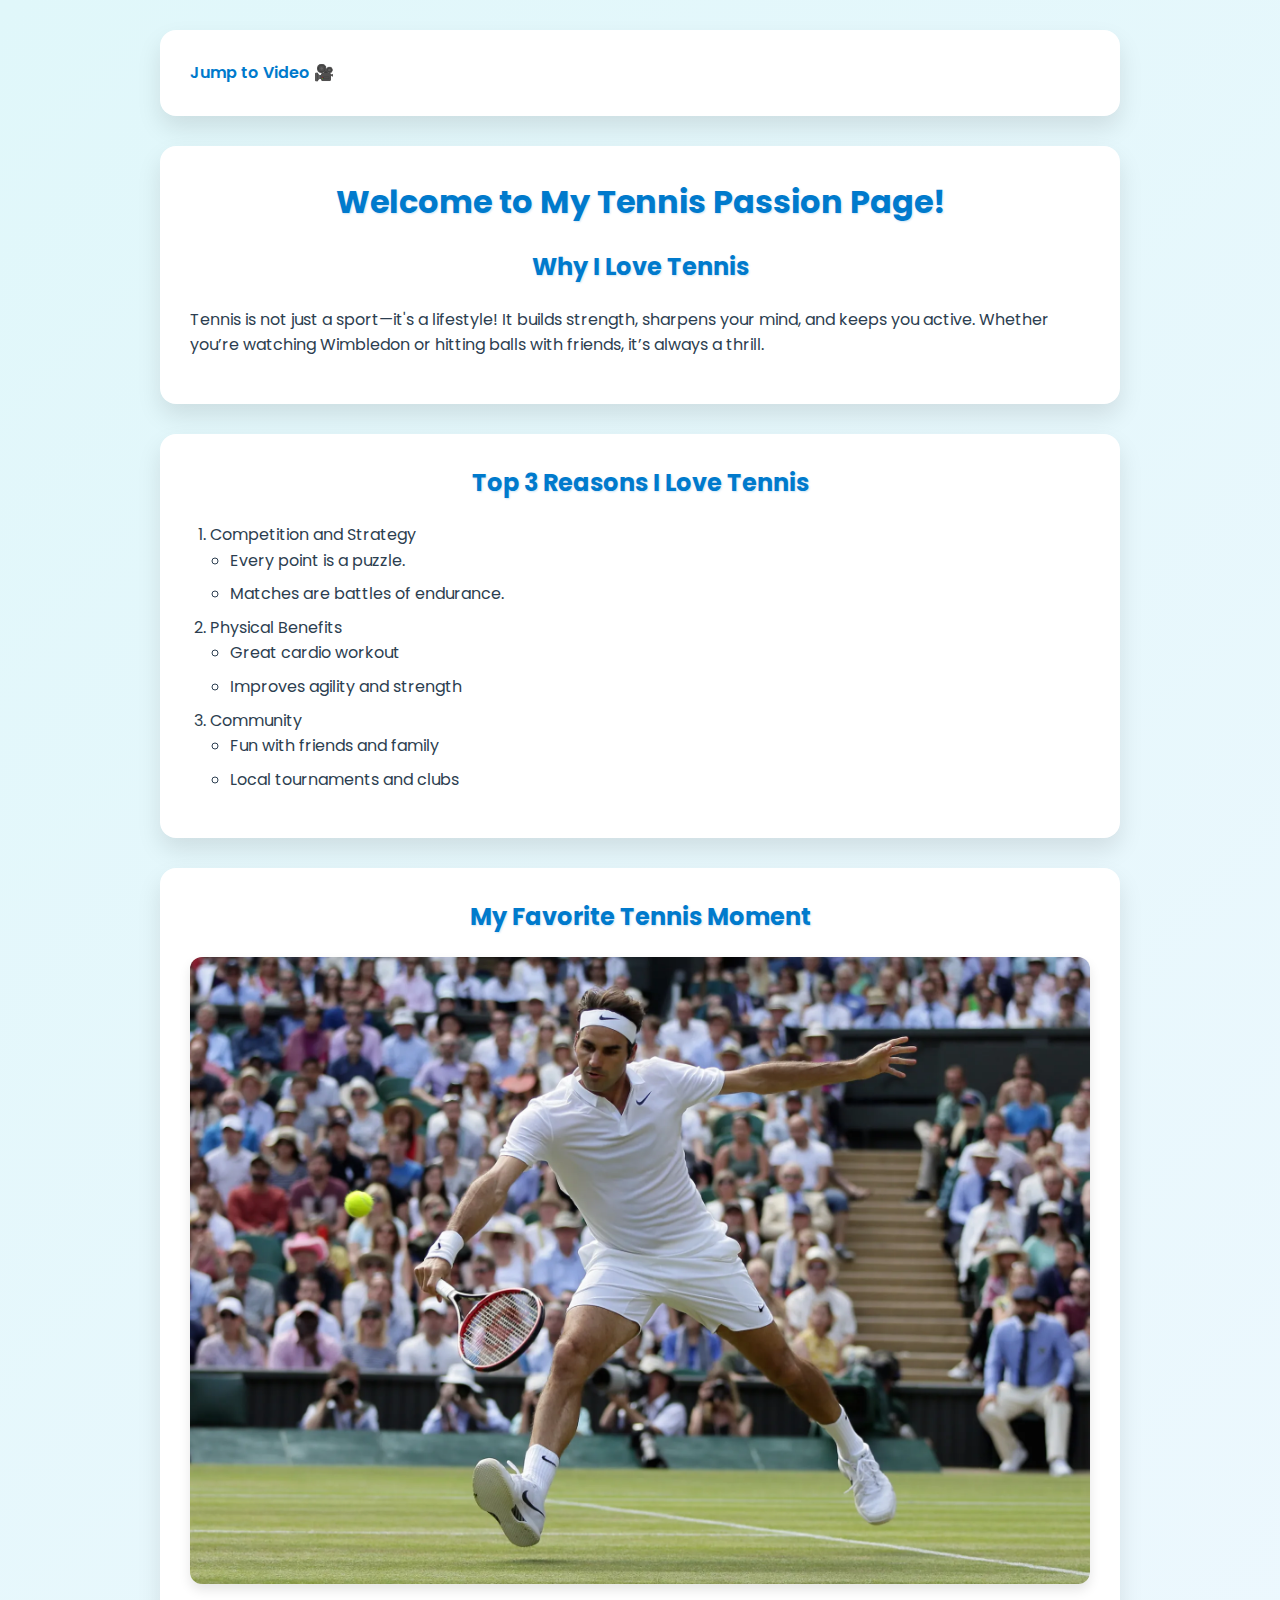
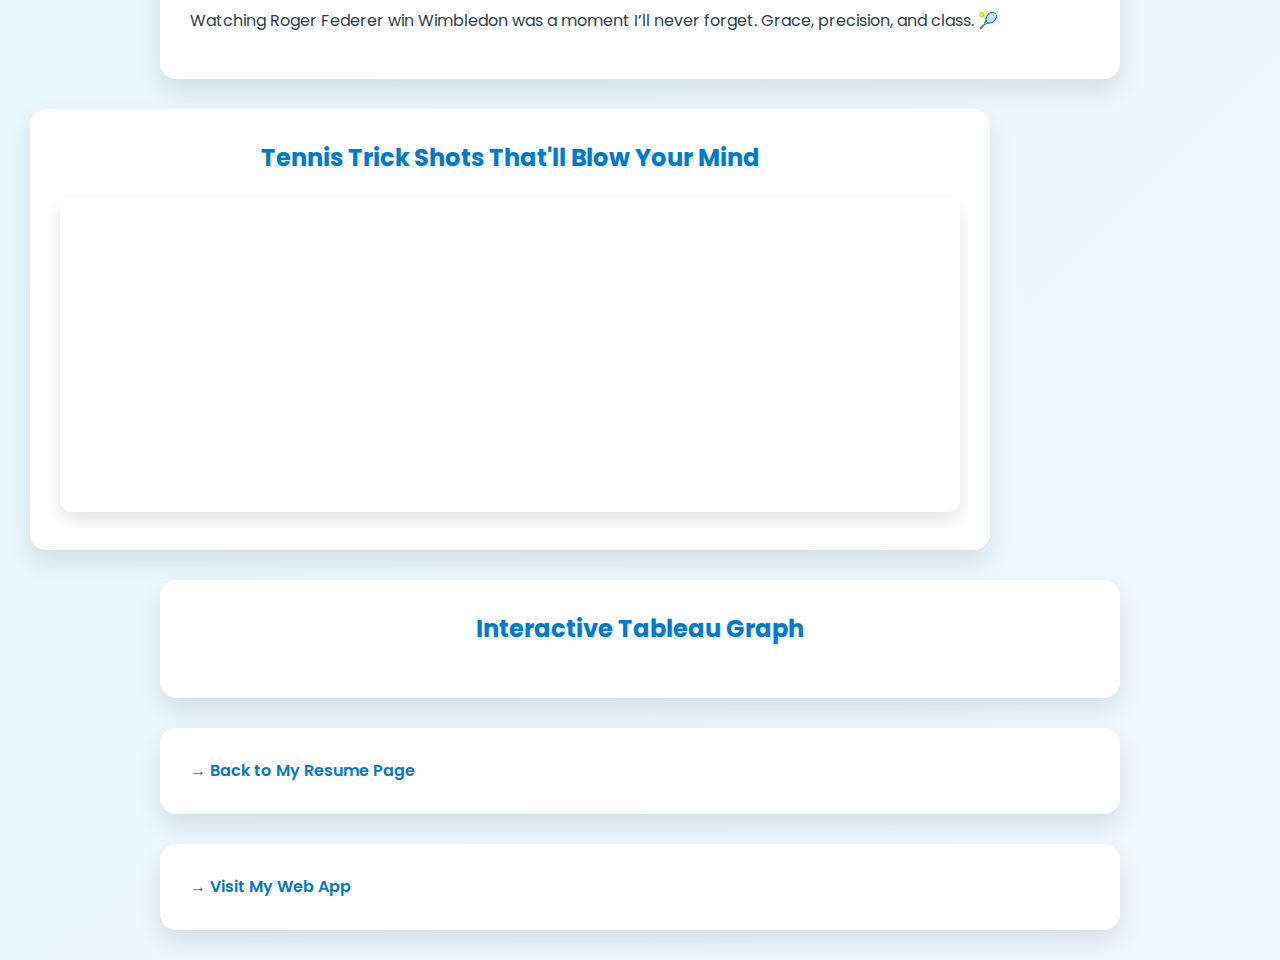
<file: scratch.html>
<!DOCTYPE html>
<html lang="en">
<head>
    <meta charset="UTF-8">
    <title>Tennis Is Life</title>
    <link rel="stylesheet" href="css/scratch.css">
    <meta name="viewport" content="width=device-width, initial-scale=1.0">
</head>
<body>

    <!-- Navigation Anchor -->
    <div class="feature-block text-center">
        <a href="#video">Jump to Video 🎥</a>
    </div>

    <!-- Header Section -->
    <div class="feature-block text-center">
        <h1>Welcome to My Tennis Passion Page!</h1>
        <h2>Why I Love Tennis</h2>
        <p>Tennis is not just a sport—it's a lifestyle! It builds strength, sharpens your mind, and keeps you active. Whether you’re watching Wimbledon or hitting balls with friends, it’s always a thrill.</p>
    </div>

    <!-- Ordered List with Embedded Unordered List -->
    <div class="feature-block text-center">
        <h2>Top 3 Reasons I Love Tennis</h2>
        <ol>
            <li>Competition and Strategy
                <ul>
                    <li>Every point is a puzzle.</li>
                    <li>Matches are battles of endurance.</li>
                </ul>
            </li>
            <li>Physical Benefits
                <ul>
                    <li>Great cardio workout</li>
                    <li>Improves agility and strength</li>
                </ul>
            </li>
            <li>Community
                <ul>
                    <li>Fun with friends and family</li>
                    <li>Local tournaments and clubs</li>
                </ul>
            </li>
        </ol>
    </div>

    <!-- Image Section -->
    <div class="feature-block text-center">
        <h2>My Favorite Tennis Moment</h2>
        <img src="assets/img/tennispic.webp" alt="Federer at Wimbledon" />
        <p>Watching Roger Federer win Wimbledon was a moment I’ll never forget. Grace, precision, and class. 🎾</p>
    </div>

    <!-- Embedded YouTube Video -->
    <div class="feature-block video-section text-center" id="video">
        <h2>Tennis Trick Shots That'll Blow Your Mind</h2>
        <iframe width="100%" height="315" src="https://www.youtube.com/embed/nP-pVPMUD24" title="YouTube video player" 
        frameborder="0" allow="accelerometer; autoplay; clipboard-write; encrypted-media; gyroscope; picture-in-picture" 
        allowfullscreen></iframe>
    </div>

    <!-- Tableau Graph -->
<div class="feature-block text-center">
    <h2>Interactive Tableau Graph</h2>
    <div class='tableauPlaceholder' id='viz1744748190598' style='position: relative'>
        <noscript>
            <a href='#'>
                <img alt='Executive Overview ' src='https://public.tableau.com/static/images/pr/project1_17447479694260/ExecutiveOverview/1_rss.png' style='border: none' />
            </a>
        </noscript>
        <object class='tableauViz' style='display:none;'>
            <param name='host_url' value='https%3A%2F%2Fpublic.tableau.com%2F' />
            <param name='embed_code_version' value='3' />
            <param name='site_root' value='' />
            <param name='name' value='project1_17447479694260/ExecutiveOverview' />
            <param name='tabs' value='no' />
            <param name='toolbar' value='yes' />
            <param name='static_image' value='https://public.tableau.com/static/images/pr/project1_17447479694260/ExecutiveOverview/1.png' />
            <param name='animate_transition' value='yes' />
            <param name='display_static_image' value='yes' />
            <param name='display_spinner' value='yes' />
            <param name='display_overlay' value='yes' />
            <param name='display_count' value='yes' />
            <param name='language' value='en-US' />
            <param name='filter' value='publish=yes' />
        </object>
    </div>
    <script type='text/javascript'>
        var divElement = document.getElementById('viz1744748190598');
        var vizElement = divElement.getElementsByTagName('object')[0];
        if (divElement.offsetWidth > 800) {
            vizElement.style.width = '100%';
            vizElement.style.height = (divElement.offsetWidth * 0.75) + 'px';
        } else if (divElement.offsetWidth > 500) {
            vizElement.style.width = '100%';
            vizElement.style.height = (divElement.offsetWidth * 0.75) + 'px';
        } else {
            vizElement.style.width = '100%';
            vizElement.style.height = '1327px';
        }
        var scriptElement = document.createElement('script');
        scriptElement.src = 'https://public.tableau.com/javascripts/api/viz_v1.js';
        vizElement.parentNode.insertBefore(scriptElement, vizElement);
    </script>
</div>
        <script type='text/javascript'>
            var divElement = document.getElementById('viz1688201032636');
            var vizElement = divElement.getElementsByTagName('object')[0];
            vizElement.style.width = '100%';
            vizElement.style.height = '600px';
            var scriptElement = document.createElement('script');
            scriptElement.src = 'https://public.tableau.com/javascripts/api/viz_v1.js';
            vizElement.parentNode.insertBefore(scriptElement, vizElement);
        </script>
    </div>

    <!-- Navigation Back -->
    <div class="feature-block text-center">
        <a href="index.html"> → Back to My Resume Page</a>
    </div>

    <!-- Navigation to Web App -->
<div class="feature-block text-center">
    <a href="webapp.html"> → Visit My Web App</a>
</div>

</body>
</html>
</file>
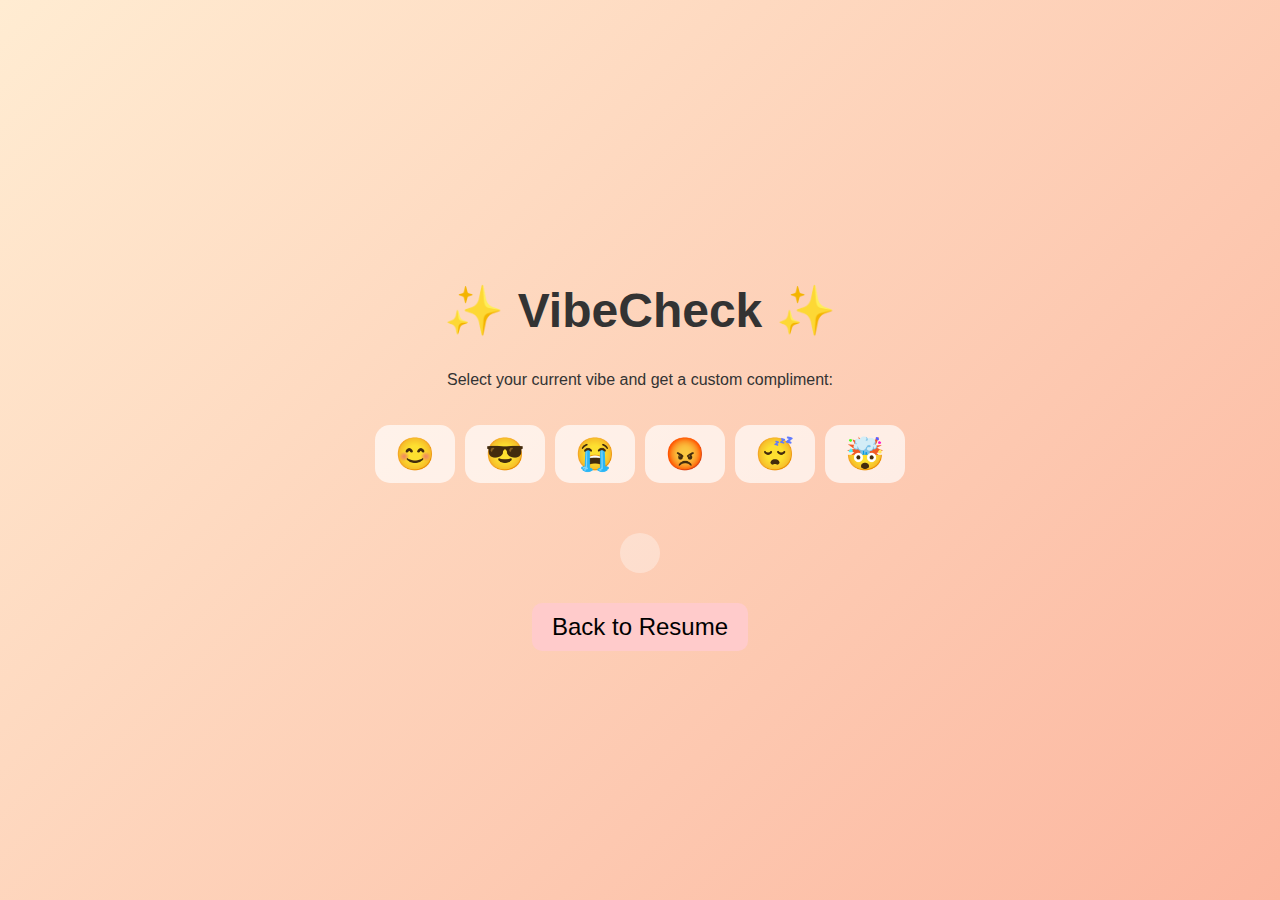
<file: webapp.html>
<!DOCTYPE html>
<html lang="en">
<head>
  <meta charset="UTF-8" />
  <meta name="viewport" content="width=device-width, initial-scale=1.0"/>
  <title>VibeCheck 💫</title>
  <style>
    body {
      margin: 0;
      font-family: 'Comic Sans MS', cursive, sans-serif;
      background: linear-gradient(135deg, #ffecd2 0%, #fcb69f 100%);
      display: flex;
      flex-direction: column;
      align-items: center;
      justify-content: center;
      height: 100vh;
      text-align: center;
      color: #333;
    }

    h1 {
      font-size: 3rem;
      margin-bottom: 1rem;
      animation: popin 1s ease-out;
    }

    @keyframes popin {
      from {
        transform: scale(0.5);
        opacity: 0;
      }
      to {
        transform: scale(1);
        opacity: 1;
      }
    }

    .mood-buttons {
      display: flex;
      flex-wrap: wrap;
      justify-content: center;
      gap: 10px;
      margin: 20px 0;
    }

    button {
      font-size: 2rem;
      padding: 10px 20px;
      border: none;
      border-radius: 15px;
      background-color: #ffffffaa;
      cursor: pointer;
      transition: transform 0.2s, background-color 0.3s;
    }

    button:hover {
      transform: scale(1.1);
      background-color: #ffffff;
    }

    .compliment-box {
      margin-top: 30px;
      padding: 20px;
      max-width: 600px;
      background-color: #fff5;
      border-radius: 20px;
      font-size: 1.5rem;
      animation: fadeIn 0.5s ease-in-out;
    }

    @keyframes fadeIn {
      from { opacity: 0; transform: translateY(20px); }
      to { opacity: 1; transform: translateY(0); }
    }

    .back-button {
      margin-top: 30px;
      padding: 10px 20px;
      font-size: 1.5rem;
      background-color: #ffcbcb;
      border: none;
      border-radius: 10px;
      cursor: pointer;
      transition: transform 0.2s, background-color 0.3s;
    }

    .back-button:hover {
      transform: scale(1.1);
      background-color: #ffb3b3;
    }
  </style>
</head>
<body>

  <h1>✨ VibeCheck ✨</h1>
  <p>Select your current vibe and get a custom compliment:</p>

  <div class="mood-buttons">
    <button onclick="getCompliment('happy')">😊</button>
    <button onclick="getCompliment('cool')">😎</button>
    <button onclick="getCompliment('sad')">😭</button>
    <button onclick="getCompliment('angry')">😡</button>
    <button onclick="getCompliment('sleepy')">😴</button>
    <button onclick="getCompliment('mindblown')">🤯</button>
  </div>

  <div id="compliment" class="compliment-box"></div>

  <!-- Back to Resume Button -->
  <button class="back-button" onclick="window.location.href='index.html'">Back to Resume</button>

  <script>
    const compliments = {
      happy: [
        "You're sunshine wrapped in a human form 🌞✨",
        "You radiate good vibes like a disco ball of joy 🪩🕺",
        "You're the plot twist everyone needed in their day 📖💫"
      ],
      cool: [
        "You’re cooler than the other side of the pillow 😎🧊",
        "James Bond called. He wants your swag back. 🎩🍸",
        "NASA’s tracking you because your coolness is out of this world 🚀🌌"
      ],
      sad: [
        "Hey, even clouds cry — but they still make rainbows 🌈☁️",
        "You're stronger than a triple-shot espresso on a Monday 💪☕",
        "The world is better with you in it. Don't forget it 💖"
      ],
      angry: [
        "You're fire. 🔥 But like, the kind that forges diamonds 💎",
        "Take that rage and build an empire, legend 🏰⚔️",
        "Your passion is power — just aim it wisely ⚡🧠"
      ],
      sleepy: [
        "Dreams are just your brain showing off. Let it cook 💤🍳",
        "You're the CEO of cozy 😴👑",
        "You deserve a nap on a throne made of blankets 🛏️👸"
      ],
      mindblown: [
        "You just unlocked a new brain level. Upgrade complete 🧠💥",
        "You're thinking in 4D chess while the rest of us play Uno ♟️🃏",
        "Your neurons are doing backflips and I love that for you 🤸‍♂️🧠"
      ]
    };

    function getCompliment(mood) {
      const complimentArray = compliments[mood];
      const randomIndex = Math.floor(Math.random() * complimentArray.length);
      const compliment = complimentArray[randomIndex];

      const box = document.getElementById('compliment');
      box.innerHTML = compliment;
      box.style.animation = 'none';
      void box.offsetWidth; // reset animation
      box.style.animation = 'fadeIn 0.5s ease-in-out';
    }
  </script>
</body>
</html>
</file>
<file: css/scratch.css>
/* scratch.css */

/* Import Google Font */
@import url('https://fonts.googleapis.com/css2?family=Poppins:wght@400;600;700&display=swap');

/* Body and Base Styles */
body {
    background: linear-gradient(135deg, #e0f7fa, #f0f8ff); /* Tennis court-inspired gradient */
    font-family: 'Poppins', sans-serif;
    color: #2c3e50;
    margin: 0;
    padding: 0;
    line-height: 1.6;
    scroll-behavior: smooth;
}

/* Headings */
h1, h2 {
    text-align: center;
    color: #007acc;
    margin-top: 0;
    font-weight: 700;
    text-shadow: 1px 1px 2px rgba(0, 122, 204, 0.2);
}

/* Feature Blocks */
.feature-block {
    background: #ffffff;
    padding: 30px;
    margin: 30px auto;
    border-radius: 16px;
    max-width: 900px;
    box-shadow: 0 12px 24px rgba(0, 0, 0, 0.1);
    transition: transform 0.3s ease, box-shadow 0.3s ease;
}

.feature-block:hover {
    transform: translateY(-5px);
    box-shadow: 0 16px 32px rgba(0, 0, 0, 0.15);
}

/* Video Section */
.video-section {
    text-align: center;
    margin: 30px;
}

iframe {
    border-radius: 12px;
    box-shadow: 0 8px 16px rgba(0, 0, 0, 0.1);
}

/* Anchor Link Styles */
a {
    color: #007acc;
    text-decoration: none;
    font-weight: 600;
    transition: color 0.3s ease;
}

a:hover {
    text-decoration: underline;
    color: #005f99;
}

/* List Styling */
ol, ul {
    padding-left: 20px;
}

li {
    margin-bottom: 8px;
}

/* Image Styling */
img {
    border-radius: 12px;
    max-width: 100%;
    height: auto;
    box-shadow: 0 6px 12px rgba(0, 0, 0, 0.1);
    transition: transform 0.3s ease;
}

img:hover {
    transform: scale(1.03);
}
</file>
